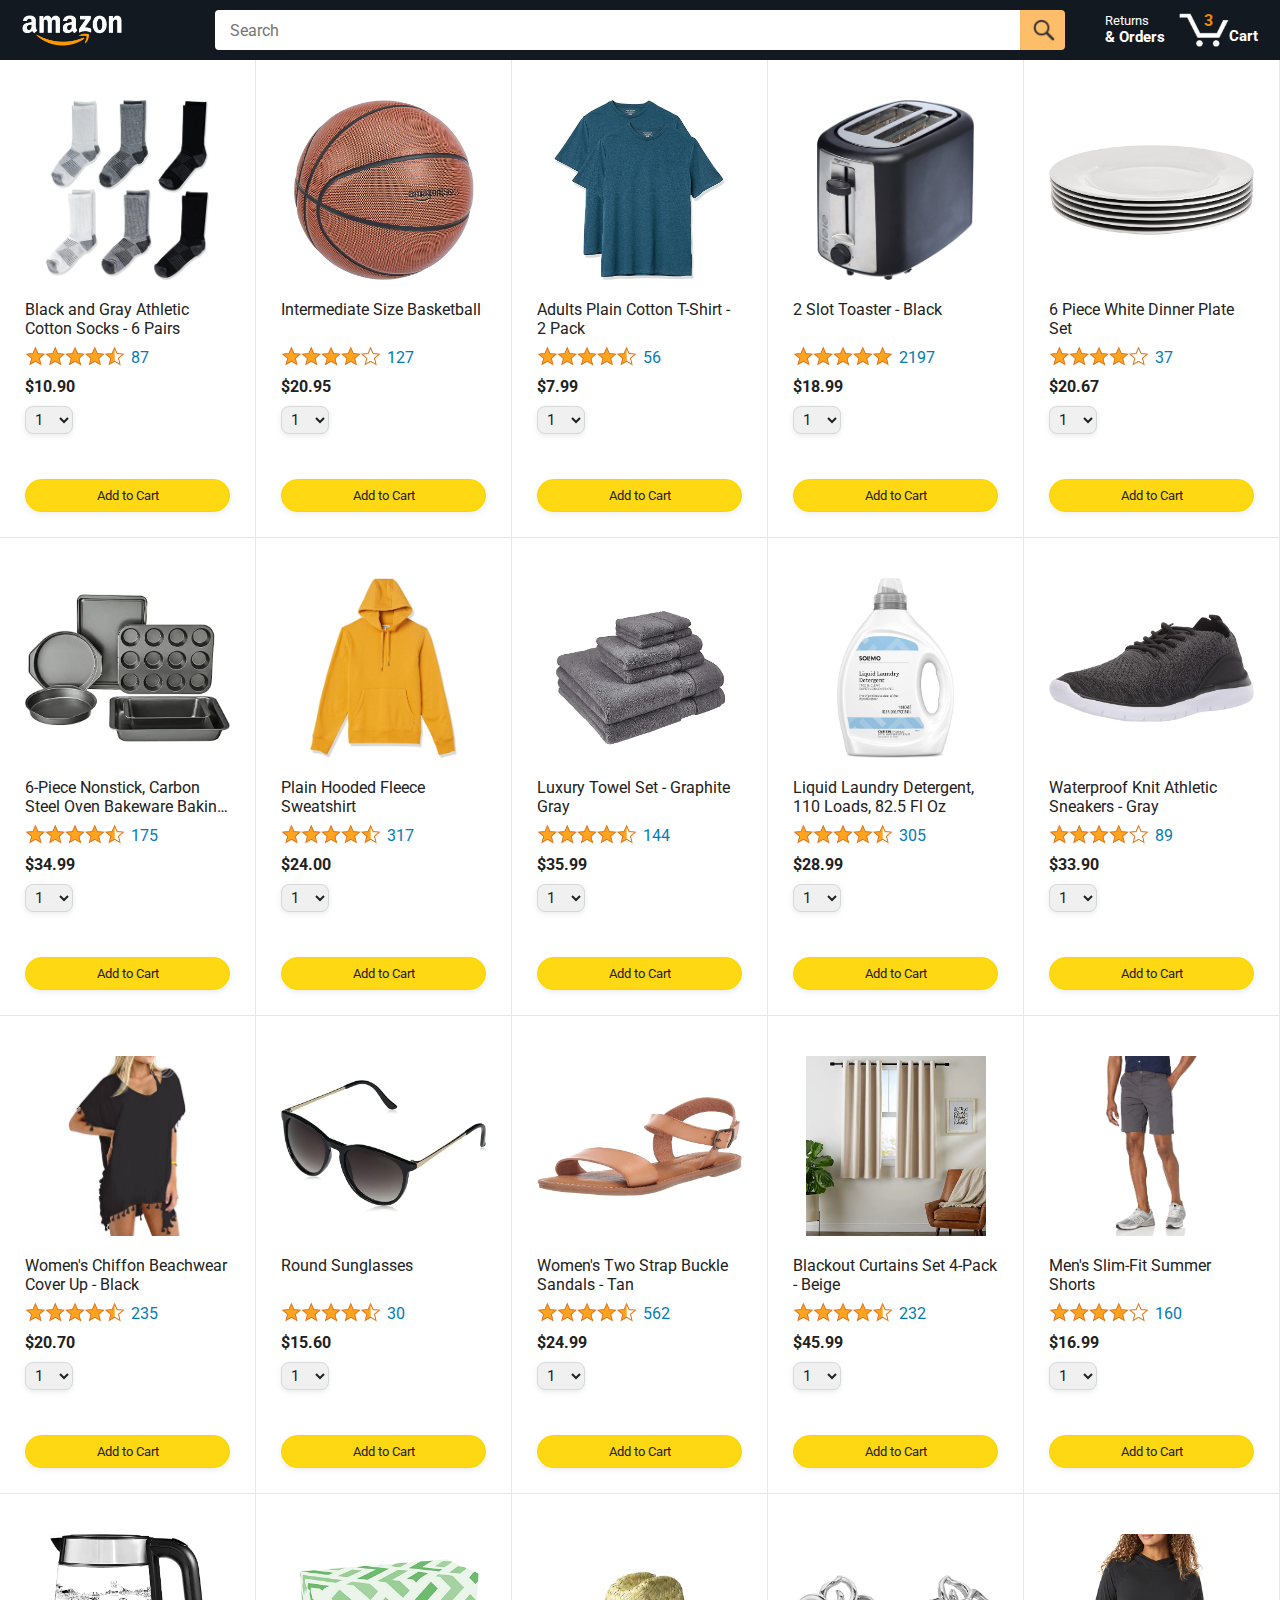
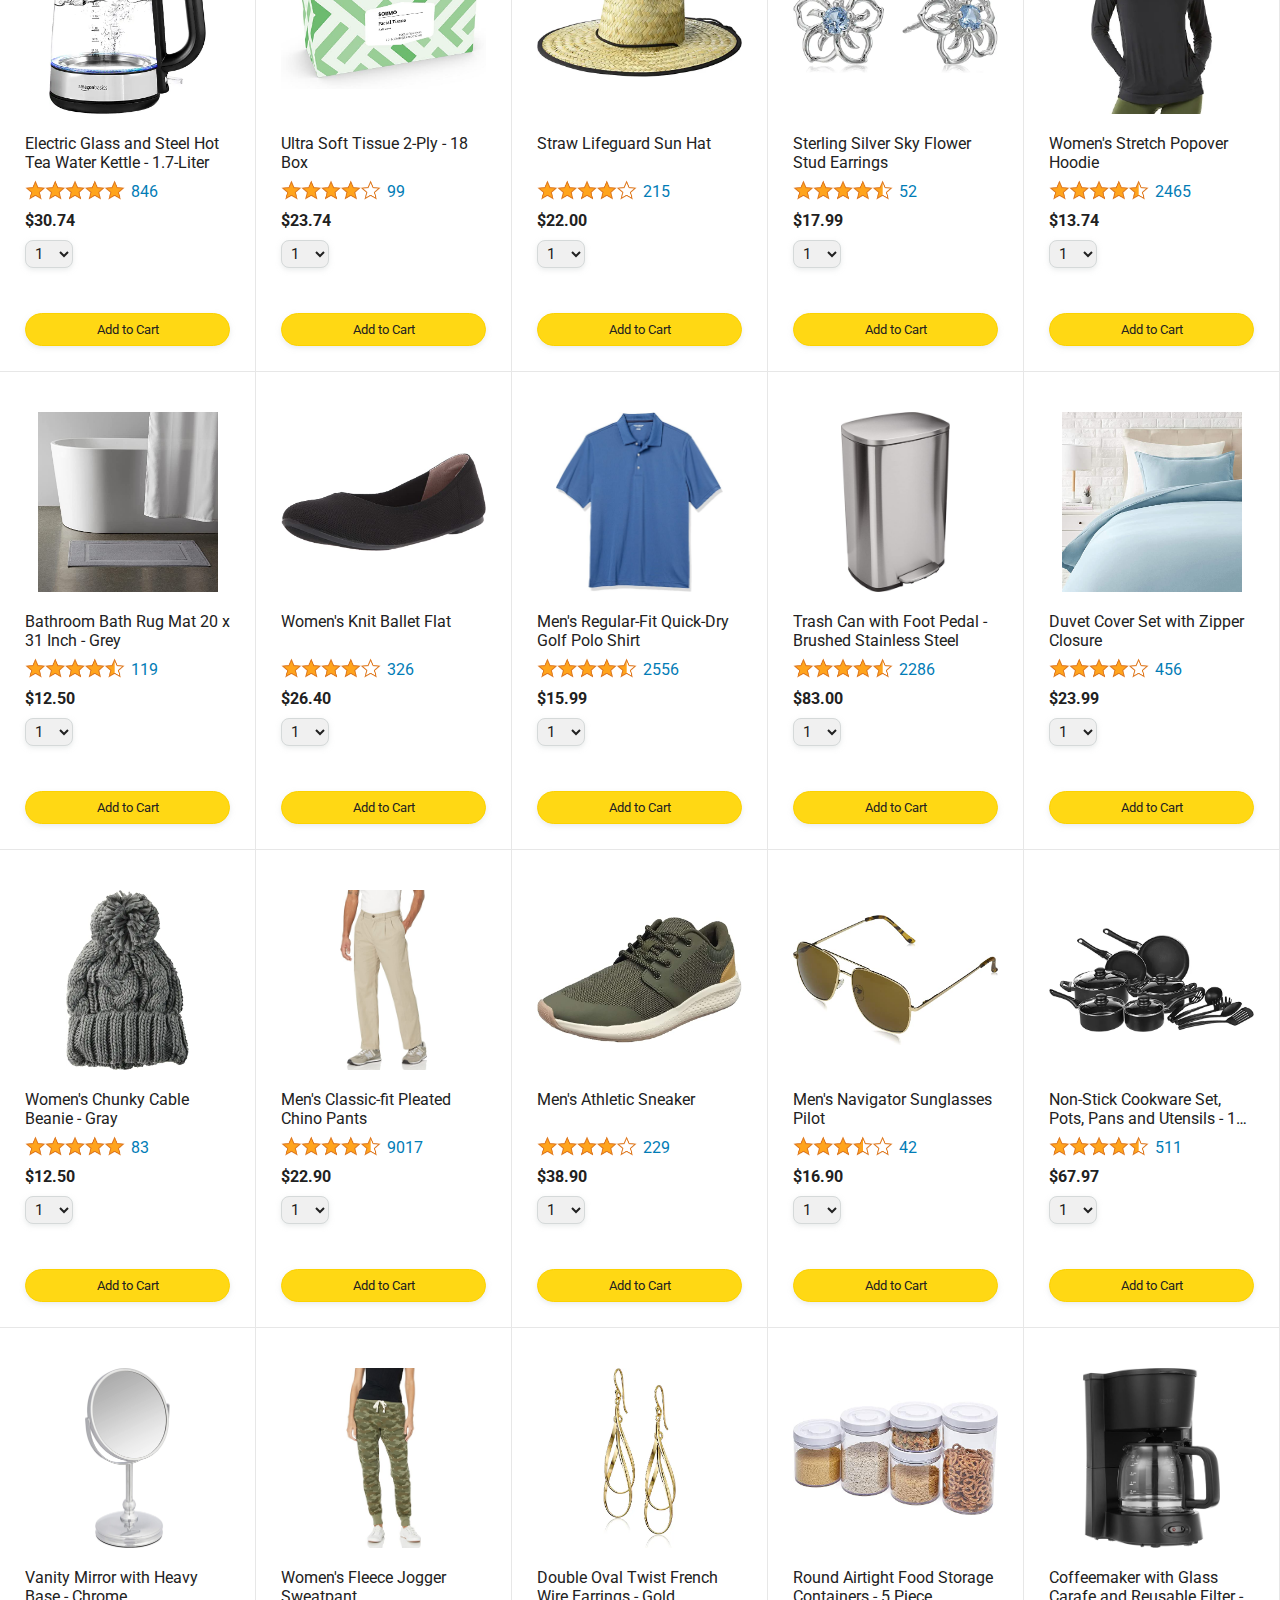
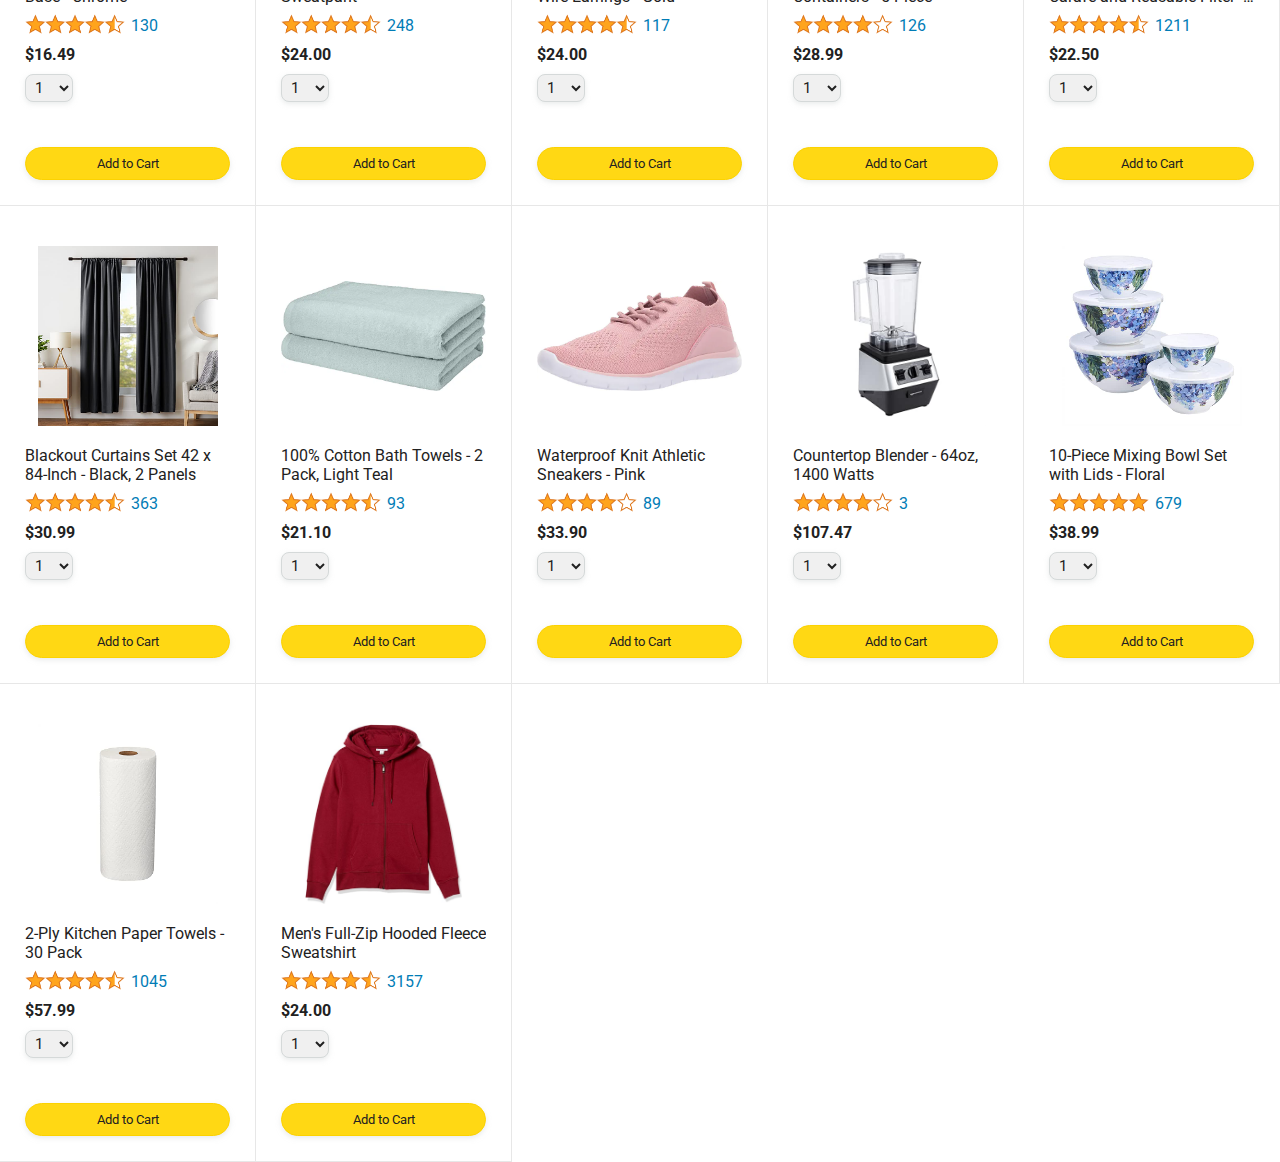
<file: index.html>
<!DOCTYPE html>
<html>
  <head>
    <title>Amazon Project</title>

    <!-- This code is needed for responsive design to work.
      (Responsive design = make the website look good on
      smaller screen sizes like a phone or a tablet). -->
    <meta name="viewport" content="width=device-width, initial-scale=1" />

    <!-- Load a font called Roboto from Google Fonts. -->
    <link rel="preconnect" href="https://fonts.googleapis.com" />
    <link rel="preconnect" href="https://fonts.gstatic.com" crossorigin />
    <link
      href="https://fonts.googleapis.com/css2?family=Roboto:wght@400;500;700&display=swap"
      rel="stylesheet"
    />

    <!-- Here are the CSS files for this page. -->
    <link rel="stylesheet" href="styles/shared/general.css" />
    <link rel="stylesheet" href="styles/shared/amazon-header.css" />
    <link rel="stylesheet" href="styles/pages/amazon.css" />
  </head>
  <body>
    <div class="amazon-header">
      <div class="amazon-header-left-section">
        <a href="amazon.html" class="header-link">
          <img class="amazon-logo" src="images/amazon-logo-white.png" />
          <img
            class="amazon-mobile-logo"
            src="images/amazon-mobile-logo-white.png"
          />
        </a>
      </div>

      <div class="amazon-header-middle-section">
        <input class="search-bar" type="text" placeholder="Search" />

        <button class="search-button">
          <img class="search-icon" src="images/icons/search-icon.png" />
        </button>
      </div>

      <div class="amazon-header-right-section">
        <a class="orders-link header-link" href="orders.html">
          <span class="returns-text">Returns</span>
          <span class="orders-text">& Orders</span>
        </a>

        <a class="cart-link header-link" href="checkout.html">
          <img class="cart-icon" src="images/icons/cart-icon.png" />
          <div class="cart-quantity js-cart-quantity"></div>
          <div class="cart-text">Cart</div>
        </a>
      </div>
    </div>

    <div class="main">
      <div class="products-grid js-products-grid"></div>
    </div>

  
    <script type="module" src="./scripts/amazon.js"></script>
  </body>
</html>
</file>
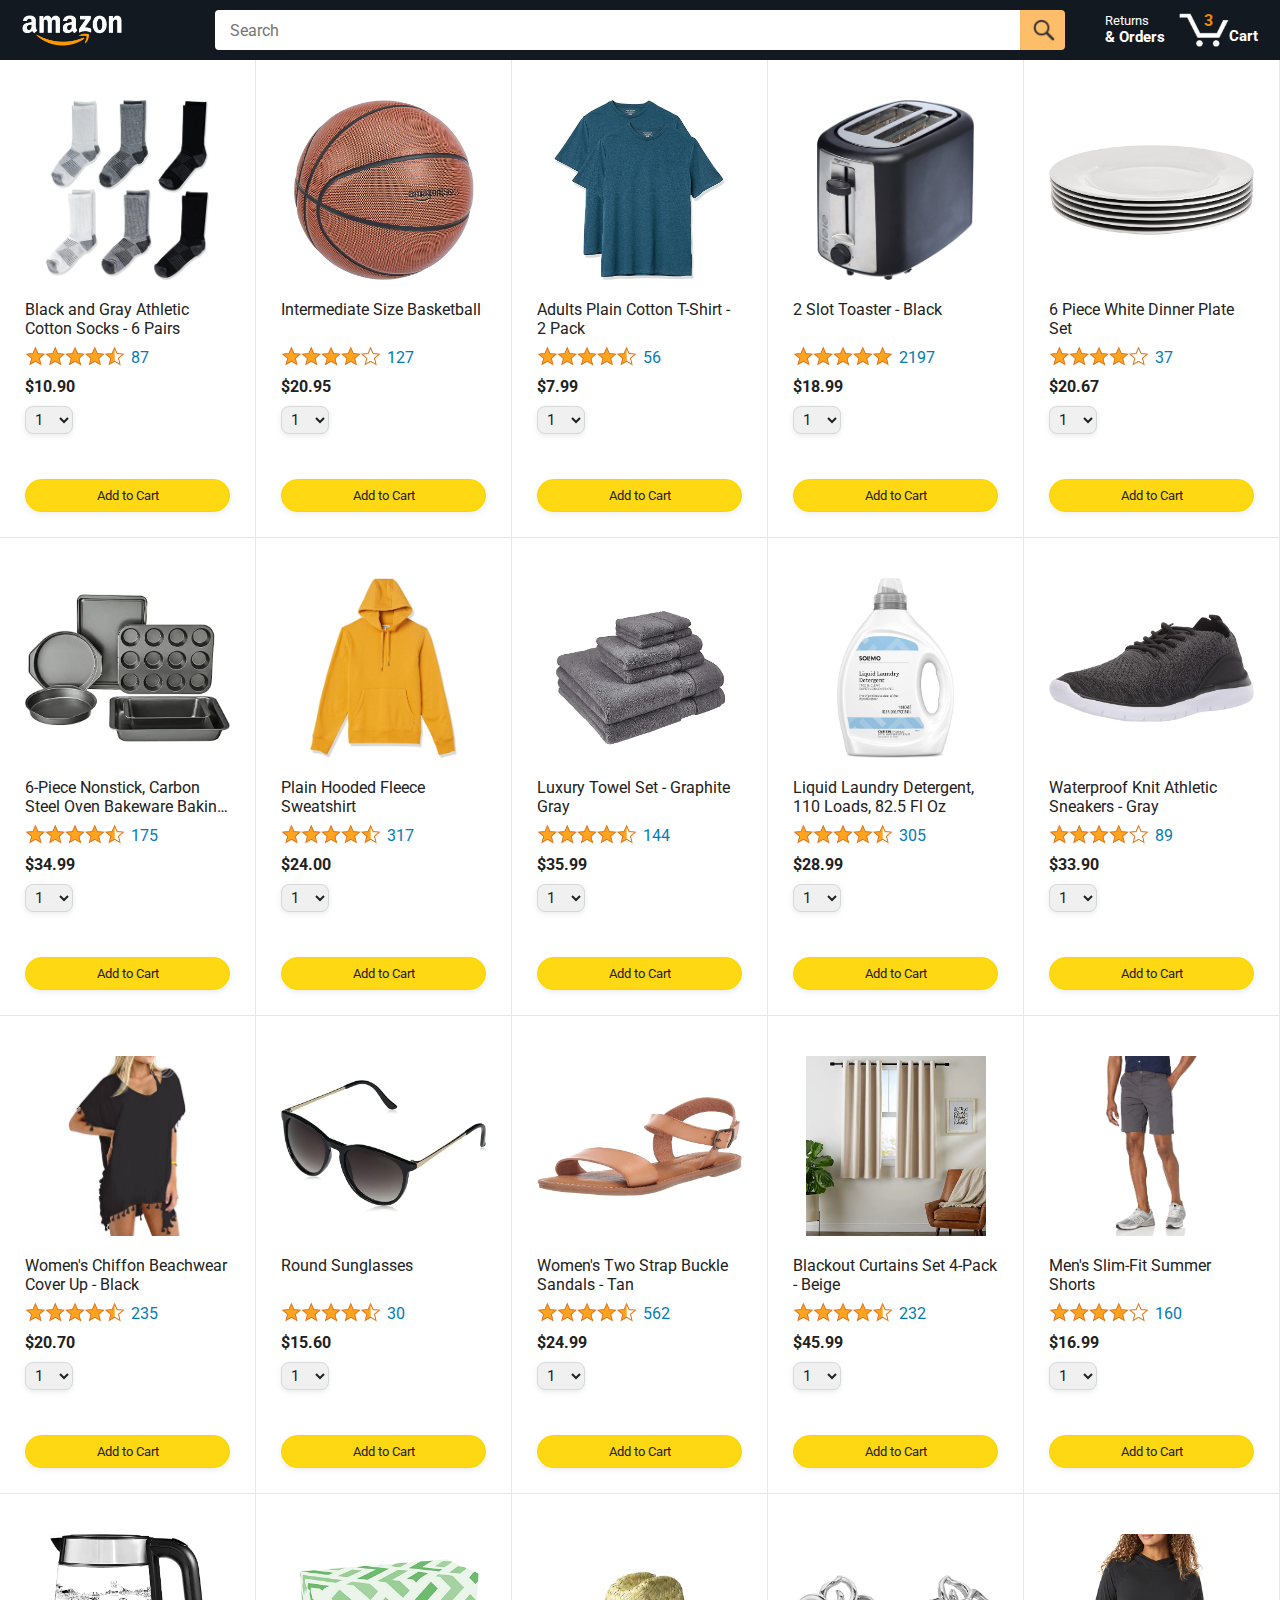
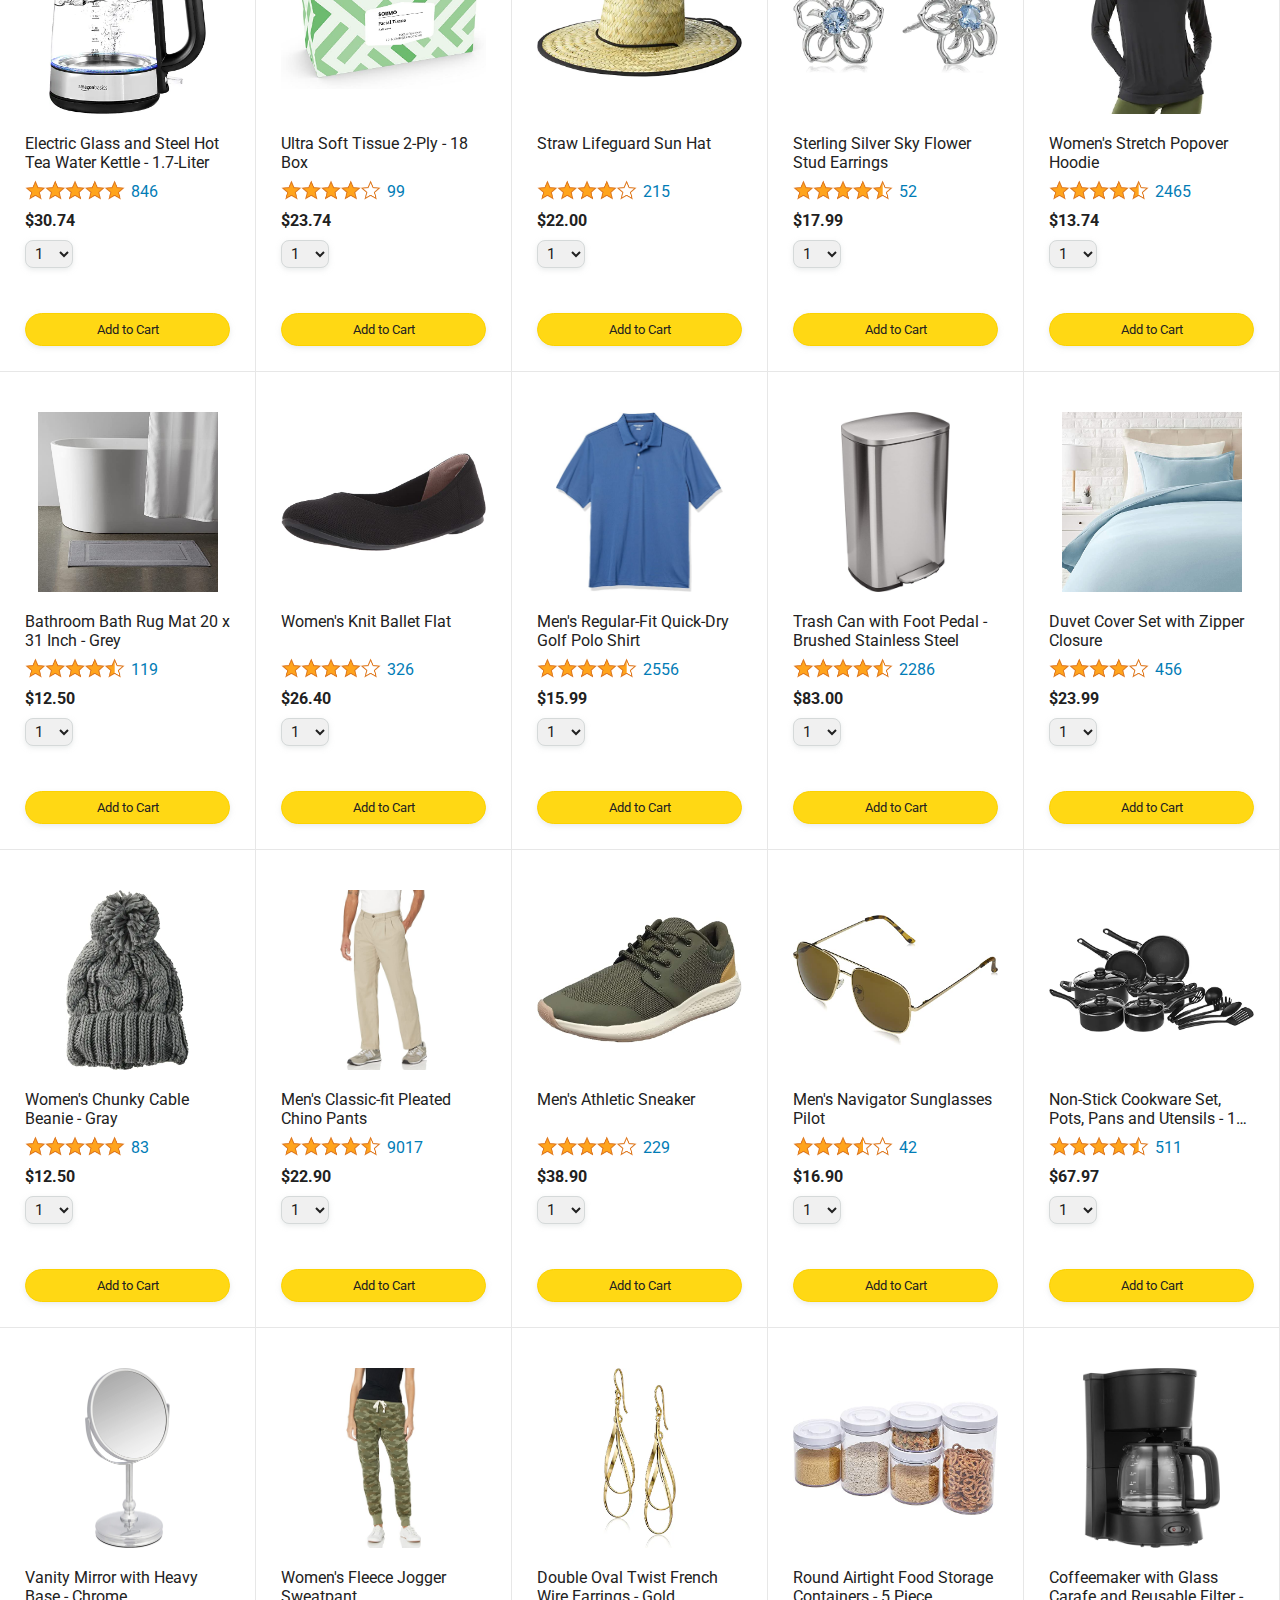
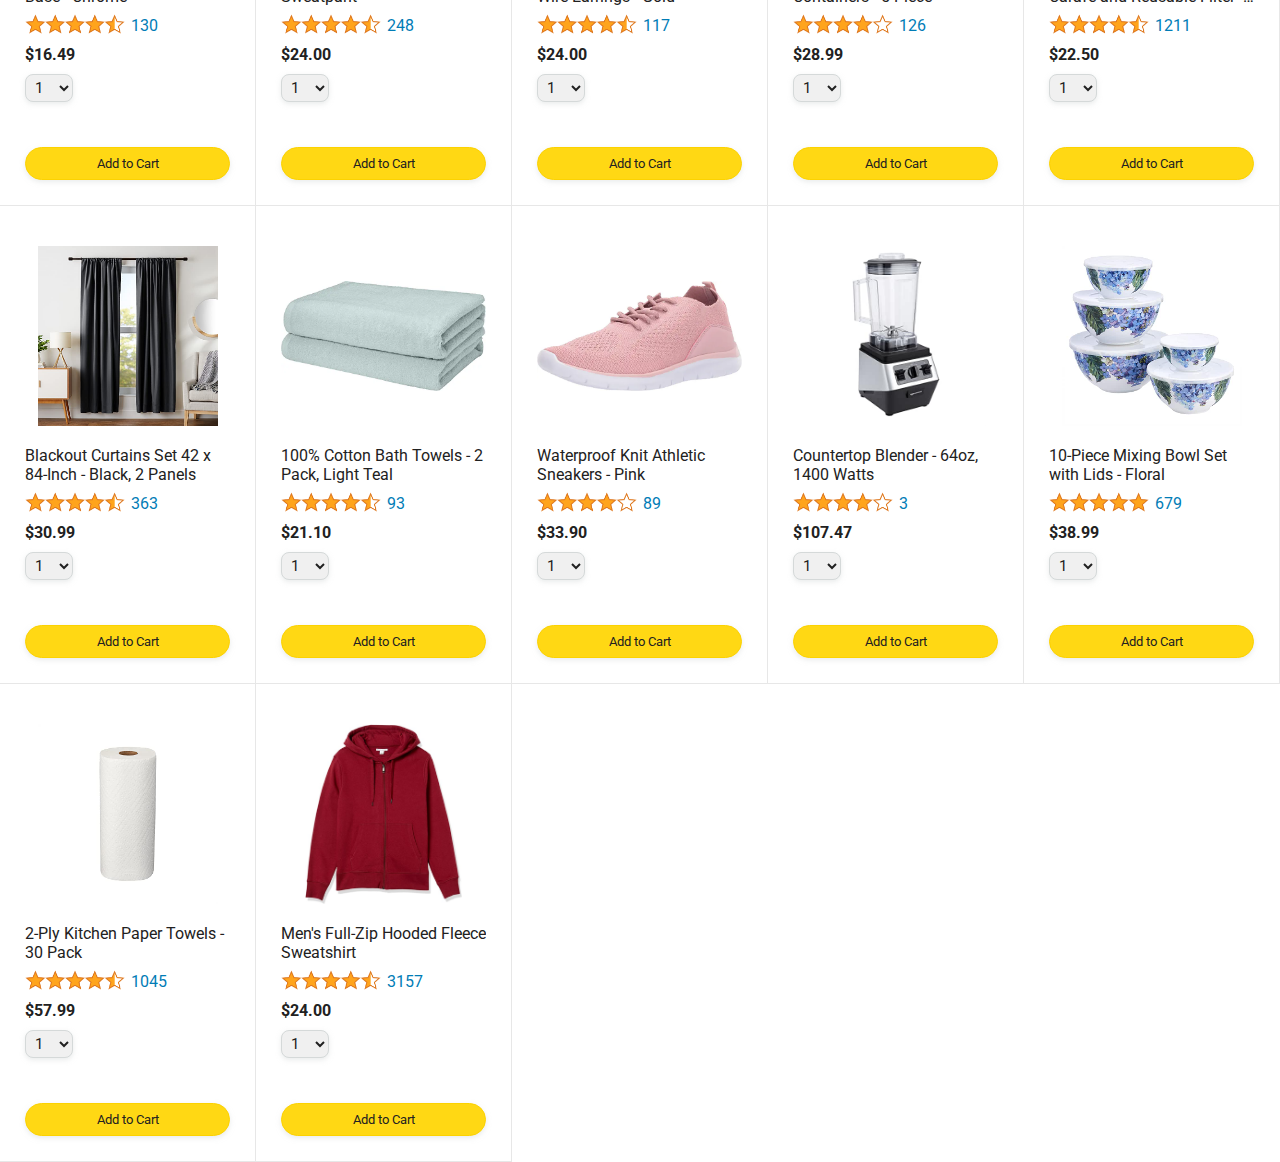
<file: amazon.html>
<!DOCTYPE html>
<html>
  <head>
    <title>Amazon Project</title>

    <!-- This code is needed for responsive design to work.
      (Responsive design = make the website look good on
      smaller screen sizes like a phone or a tablet). -->
    <meta name="viewport" content="width=device-width, initial-scale=1">

    <!-- Load a font called Roboto from Google Fonts. -->
    <link rel="preconnect" href="https://fonts.googleapis.com">
    <link rel="preconnect" href="https://fonts.gstatic.com" crossorigin>
    <link href="https://fonts.googleapis.com/css2?family=Roboto:wght@400;500;700&display=swap" rel="stylesheet">

    <!-- Here are the CSS files for this page. -->
    <link rel="stylesheet" href="styles/shared/general.css">
    <link rel="stylesheet" href="styles/shared/amazon-header.css">
    <link rel="stylesheet" href="styles/pages/amazon.css">
  </head>
  <body>
    <div class="amazon-header">
      <div class="amazon-header-left-section">
        <a href="amazon.html" class="header-link">
          <img class="amazon-logo"
            src="images/amazon-logo-white.png">
          <img class="amazon-mobile-logo"
            src="images/amazon-mobile-logo-white.png">
        </a>
      </div>

      <div class="amazon-header-middle-section">
        <input class="search-bar" type="text" placeholder="Search">

        <button class="search-button">
          <img class="search-icon" src="images/icons/search-icon.png">
        </button>
      </div>

      <div class="amazon-header-right-section">
        <a class="orders-link header-link" href="orders.html">
          <span class="returns-text">Returns</span>
          <span class="orders-text">& Orders</span>
        </a>

        <a class="cart-link header-link" href="checkout.html">
          <img class="cart-icon" src="images/icons/cart-icon.png">
          <div class="cart-quantity js-cart-quantity">0</div>
          <div class="cart-text">Cart</div>
        </a>
      </div>
    </div>

    <div class="main">
      <div class="products-grid js-products-grid">
      </div>
    </div>

    <script type="module" src="scripts/amazon.js"></script>
  </body>
</html>
</file>
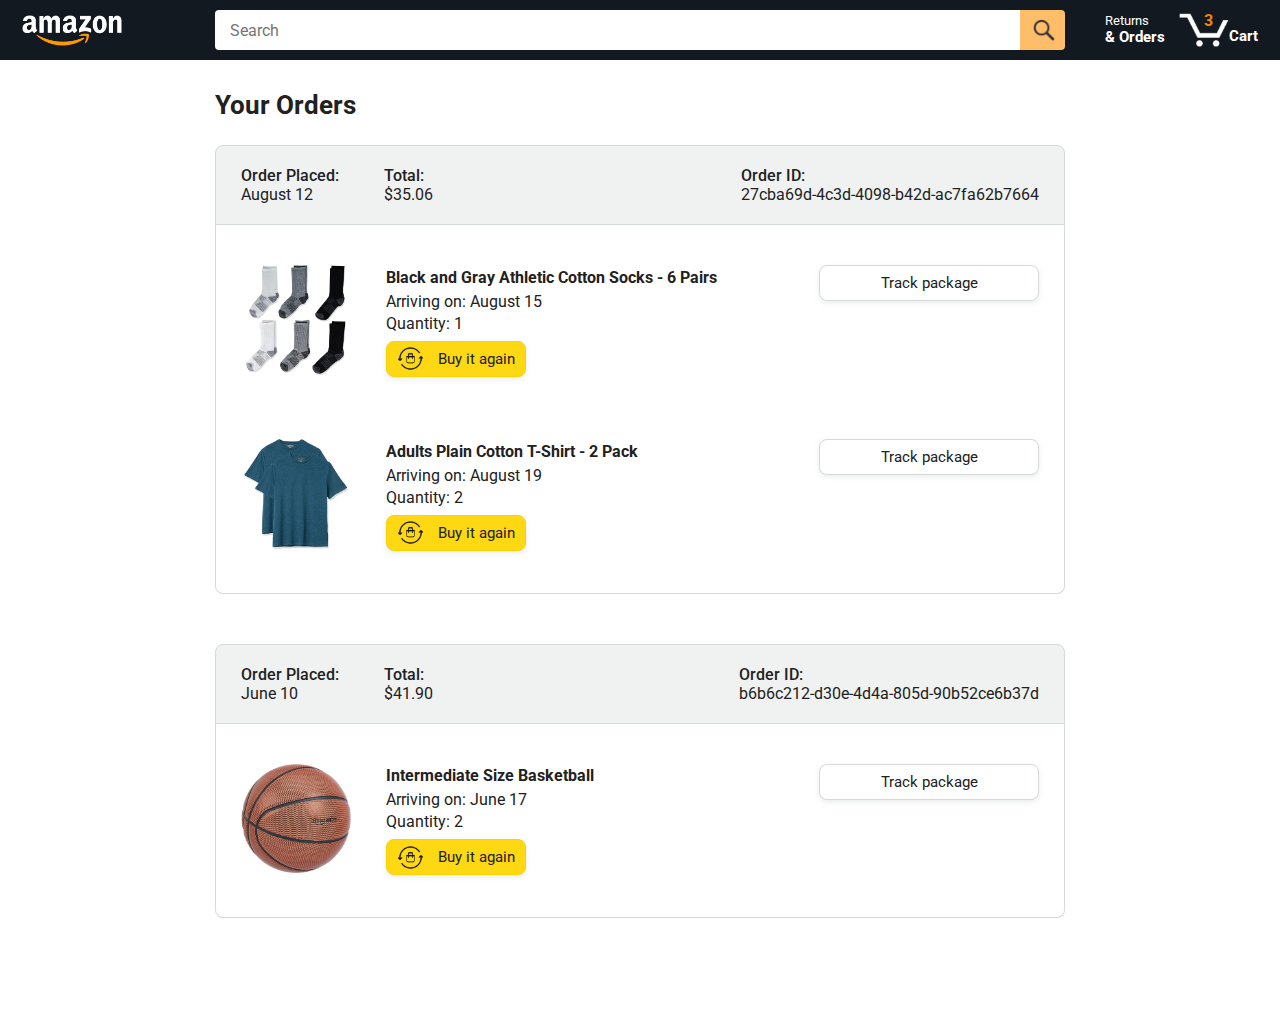
<file: orders.html>
<!DOCTYPE html>
<html>
  <head>
    <title>Orders</title>

    <!-- This code is needed for responsive design to work.
      (Responsive design = make the website look good on
      smaller screen sizes like a phone or a tablet). -->
    <meta name="viewport" content="width=device-width, initial-scale=1">

    <!-- Load a font called Roboto from Google Fonts. -->
    <link rel="preconnect" href="https://fonts.googleapis.com">
    <link rel="preconnect" href="https://fonts.gstatic.com" crossorigin>
    <link href="https://fonts.googleapis.com/css2?family=Roboto:wght@400;500;700&display=swap" rel="stylesheet">

    <!-- Here are the CSS files for this page. -->
    <link rel="stylesheet" href="styles/shared/general.css">
    <link rel="stylesheet" href="styles/shared/amazon-header.css">
    <link rel="stylesheet" href="styles/pages/orders.css">
  </head>
  <body>
    <div class="amazon-header">
      <div class="amazon-header-left-section">
        <a href="amazon.html" class="header-link">
          <img class="amazon-logo"
            src="images/amazon-logo-white.png">
          <img class="amazon-mobile-logo"
            src="images/amazon-mobile-logo-white.png">
        </a>
      </div>

      <div class="amazon-header-middle-section">
        <input class="search-bar" type="text" placeholder="Search">

        <button class="search-button">
          <img class="search-icon" src="images/icons/search-icon.png">
        </button>
      </div>

      <div class="amazon-header-right-section">
        <a class="orders-link header-link" href="orders.html">
          <span class="returns-text">Returns</span>
          <span class="orders-text">& Orders</span>
        </a>

        <a class="cart-link header-link" href="checkout.html">
          <img class="cart-icon" src="images/icons/cart-icon.png">
          <div class="cart-quantity">3</div>
          <div class="cart-text">Cart</div>
        </a>
      </div>
    </div>

    <div class="main">
      <div class="page-title">Your Orders</div>

      <div class="orders-grid">
        <div class="order-container">
          
          <div class="order-header">
            <div class="order-header-left-section">
              <div class="order-date">
                <div class="order-header-label">Order Placed:</div>
                <div>August 12</div>
              </div>
              <div class="order-total">
                <div class="order-header-label">Total:</div>
                <div>$35.06</div>
              </div>
            </div>

            <div class="order-header-right-section">
              <div class="order-header-label">Order ID:</div>
              <div>27cba69d-4c3d-4098-b42d-ac7fa62b7664</div>
            </div>
          </div>

          <div class="order-details-grid">
            <div class="product-image-container">
              <img src="images/products/athletic-cotton-socks-6-pairs.jpg">
            </div>

            <div class="product-details">
              <div class="product-name">
                Black and Gray Athletic Cotton Socks - 6 Pairs
              </div>
              <div class="product-delivery-date">
                Arriving on: August 15
              </div>
              <div class="product-quantity">
                Quantity: 1
              </div>
              <button class="buy-again-button button-primary">
                <img class="buy-again-icon" src="images/icons/buy-again.png">
                <span class="buy-again-message">Buy it again</span>
              </button>
            </div>

            <div class="product-actions">
              <a href="tracking.html">
                <button class="track-package-button button-secondary">
                  Track package
                </button>
              </a>
            </div>

            <div class="product-image-container">
              <img src="images/products/adults-plain-cotton-tshirt-2-pack-teal.jpg">
            </div>

            <div class="product-details">
              <div class="product-name">
                Adults Plain Cotton T-Shirt - 2 Pack
              </div>
              <div class="product-delivery-date">
                Arriving on: August 19
              </div>
              <div class="product-quantity">
                Quantity: 2
              </div>
              <button class="buy-again-button button-primary">
                <img class="buy-again-icon" src="images/icons/buy-again.png">
                <span class="buy-again-message">Buy it again</span>
              </button>
            </div>

            <div class="product-actions">
              <a href="tracking.html">
                <button class="track-package-button button-secondary">
                  Track package
                </button>
              </a>
            </div>
          </div>
        </div>

        <div class="order-container">

          <div class="order-header">
            <div class="order-header-left-section">
              <div class="order-date">
                <div class="order-header-label">Order Placed:</div>
                <div>June 10</div>
              </div>
              <div class="order-total">
                <div class="order-header-label">Total:</div>
                <div>$41.90</div>
              </div>
            </div>

            <div class="order-header-right-section">
              <div class="order-header-label">Order ID:</div>
              <div>b6b6c212-d30e-4d4a-805d-90b52ce6b37d</div>
            </div>
          </div>

          <div class="order-details-grid">
            <div class="product-image-container">
              <img src="images/products/intermediate-composite-basketball.jpg">
            </div>

            <div class="product-details">
              <div class="product-name">
                Intermediate Size Basketball
              </div>
              <div class="product-delivery-date">
                Arriving on: June 17
              </div>
              <div class="product-quantity">
                Quantity: 2
              </div>
              <button class="buy-again-button button-primary">
                <img class="buy-again-icon" src="images/icons/buy-again.png">
                <span class="buy-again-message">Buy it again</span>
              </button>
            </div>

            <div class="product-actions">
              <a href="tracking.html">
                <button class="track-package-button button-secondary">
                  Track package
                </button>
              </a>
            </div>
          </div>
        </div>
      </div>
    </div>
  </body>
</html>
</file>
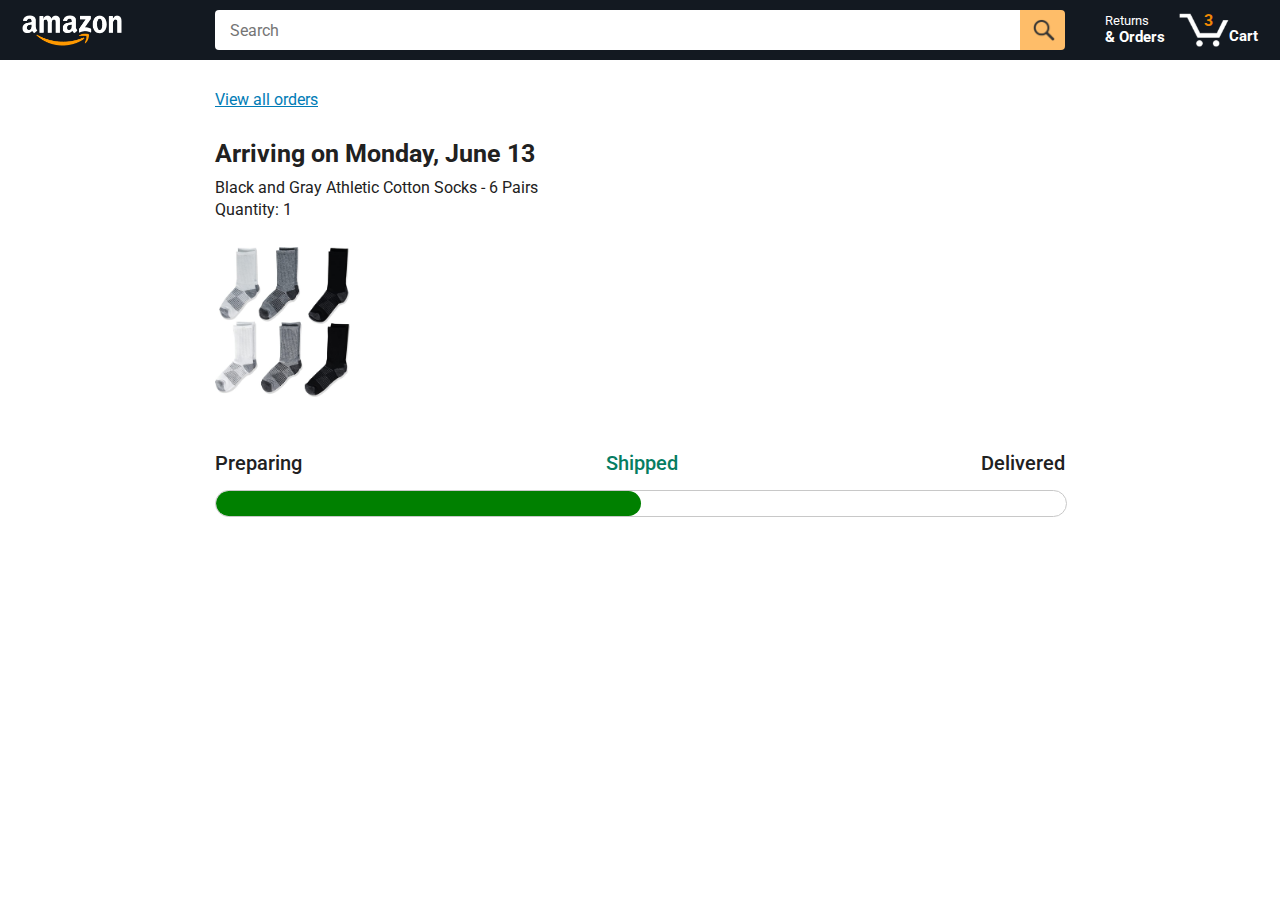
<file: tracking.html>
<!DOCTYPE html>
<html>
  <head>
    <title>Tracking</title>

    <!-- This code is needed for responsive design to work.
      (Responsive design = make the website look good on
      smaller screen sizes like a phone or a tablet). -->
    <meta name="viewport" content="width=device-width, initial-scale=1">

    <!-- Load a font called Roboto from Google Fonts. -->
    <link rel="preconnect" href="https://fonts.googleapis.com">
    <link rel="preconnect" href="https://fonts.gstatic.com" crossorigin>
    <link href="https://fonts.googleapis.com/css2?family=Roboto:wght@400;500;700&display=swap" rel="stylesheet">

    <!-- Here are the CSS files for this page. -->
    <link rel="stylesheet" href="styles/shared/general.css">
    <link rel="stylesheet" href="styles/shared/amazon-header.css">
    <link rel="stylesheet" href="styles/pages/tracking.css">
  </head>
  <body>
    <div class="amazon-header">
      <div class="amazon-header-left-section">
        <a href="amazon.html" class="header-link">
          <img class="amazon-logo"
            src="images/amazon-logo-white.png">
          <img class="amazon-mobile-logo"
            src="images/amazon-mobile-logo-white.png">
        </a>
      </div>

      <div class="amazon-header-middle-section">
        <input class="search-bar" type="text" placeholder="Search">

        <button class="search-button">
          <img class="search-icon" src="images/icons/search-icon.png">
        </button>
      </div>

      <div class="amazon-header-right-section">
        <a class="orders-link header-link" href="orders.html">
          <span class="returns-text">Returns</span>
          <span class="orders-text">& Orders</span>
        </a>

        <a class="cart-link header-link" href="checkout.html">
          <img class="cart-icon" src="images/icons/cart-icon.png">
          <div class="cart-quantity">3</div>
          <div class="cart-text">Cart</div>
        </a>
      </div>
    </div>

    <div class="main">
      <div class="order-tracking">
        <a class="back-to-orders-link link-primary" href="orders.html">
          View all orders
        </a>

        <div class="delivery-date">
          Arriving on Monday, June 13
        </div>

        <div class="product-info">
          Black and Gray Athletic Cotton Socks - 6 Pairs
        </div>

        <div class="product-info">
          Quantity: 1
        </div>

        <img class="product-image" src="images/products/athletic-cotton-socks-6-pairs.jpg">

        <div class="progress-labels-container">
          <div class="progress-label">
            Preparing
          </div>
          <div class="progress-label current-status">
            Shipped
          </div>
          <div class="progress-label">
            Delivered
          </div>
        </div>

        <div class="progress-bar-container">
          <div class="progress-bar"></div>
        </div>
      </div>
    </div>
  </body>
</html>
</file>
<file: styles/shared/general.css>
body {
  font-family: Roboto, Arial;
  color: rgb(33, 33, 33);
  /* The <body> element has a default margin of 8px
     on all sides. This removes the default margins. */
  margin: 0;
}

/* <p> elements have a default margin on the top
   and bottom. This removes the default margins. */
p {
  margin: 0;
}

button {
  cursor: pointer;
}

select {
  cursor: pointer;
}

input, select, button {
  font-family: Roboto, Arial;
}

.button-primary {
  color: rgb(33, 33, 33);
  background-color: rgb(255, 216, 20);
  border: 1px solid rgb(252, 210, 0);
  border-radius: 8px;
  cursor: pointer;
  box-shadow: 0 2px 5px rgba(213, 217, 217, 0.5);
}

.button-primary:hover {
  background-color: rgb(247, 202, 0);
  border: 1px solid rgb(242, 194, 0);
}

.button-primary:active {
  background: rgb(255, 216, 20);
  border-color: rgb(252, 210, 0);
  box-shadow: none;
}

.button-secondary {
  color: rgb(33, 33, 33);
  background: white;
  border: 1px solid rgb(213, 217, 217);
  border-radius: 8px;
  cursor: pointer;
  box-shadow: 0 2px 5px rgba(213, 217, 217, 0.5);
}

.button-secondary:hover {
  background-color: rgb(247, 250, 250);
}

.button-secondary:active {
  background-color: rgb(237, 253, 255);
  box-shadow: none;
}

/* These styles will limit text to 2 lines. Anything
   beyond 2 lines will be replaced with "..."
   You can find this code by using an A.I. tool or by
   searching in Google.
   https://css-tricks.com/almanac/properties/l/line-clamp/ */
.limit-text-to-2-lines {
  display: -webkit-box;
  -webkit-line-clamp: 2;
  -webkit-box-orient: vertical;
  overflow: hidden;
}

.link-primary {
  color: rgb(1, 124, 182);
  cursor: pointer;
}

.link-primary:hover {
  color: rgb(196, 80, 0);
}

/* Styles for dropdown selectors. */
select {
  color: rgb(33, 33, 33);
  background-color: rgb(240, 240, 240);
  border: 1px solid rgb(213, 217, 217);
  border-radius: 8px;
  padding: 3px 5px;
  font-size: 15px;
  cursor: pointer;
  box-shadow: 0 2px 5px rgba(213, 217, 217, 0.5);
}

select:focus,
input:focus {
  outline: 2px solid rgb(255, 153, 0);
}
</file>
<file: styles/shared/amazon-header.css>
.amazon-header {
  background-color: rgb(19, 25, 33);
  color: white;
  padding-left: 15px;
  padding-right: 15px;

  display: flex;
  align-items: center;
  justify-content: space-between;

  position: fixed;
  top: 0;
  left: 0;
  right: 0;
  height: 60px;
}

.amazon-header-left-section {
  width: 180px;
}

@media (max-width: 800px) {
  .amazon-header-left-section {
    width: unset;
  }
}

.header-link {
  display: inline-block;
  padding: 6px;
  border-radius: 2px;
  cursor: pointer;
  text-decoration: none;
  border: 1px solid rgba(0, 0, 0, 0);
}

.header-link:hover {
  border: 1px solid white;
}

.amazon-logo {
  width: 100px;
  margin-top: 5px;
}

.amazon-mobile-logo {
  display: none;
}

@media (max-width: 575px) {
  .amazon-logo {
    display: none;
  }

  .amazon-mobile-logo {
    display: block;
    height: 35px;
    margin-top: 5px;
  }
}

.amazon-header-middle-section {
  flex: 1;
  max-width: 850px;
  margin-left: 10px;
  margin-right: 10px;
  display: flex;
}

.search-bar {
  flex: 1;
  width: 0;
  font-size: 16px;
  height: 38px;
  padding-left: 15px;
  border: none;
  border-top-left-radius: 4px;
  border-bottom-left-radius: 4px;
  border-top-right-radius: 0;
  border-bottom-right-radius: 0;
}

.search-button {
  background-color: rgb(254, 189, 105);
  border: none;
  width: 45px;
  height: 40px;
  border-top-right-radius: 4px;
  border-bottom-right-radius: 4px;
  flex-shrink: 0;
}

.search-icon {
  height: 22px;
  margin-left: 2px;
  margin-top: 3px;
}

.amazon-header-right-section {
  width: 180px;
  flex-shrink: 0;
  display: flex;
  justify-content: end;
}

.orders-link {
  color: white;
}

.returns-text {
  display: block;
  font-size: 13px;
}

.orders-text {
  display: block;
  font-size: 15px;
  font-weight: 700;
}

.cart-link {
  color: white;
  display: flex;
  align-items: center;
  position: relative;
}

.cart-icon {
  width: 50px;
}

.cart-text {
  margin-top: 12px;
  font-size: 15px;
  font-weight: 700;
}

.cart-quantity {
  color: rgb(240, 136, 4);
  font-size: 16px;
  font-weight: 700;

  position: absolute;
  top: 4px;
  left: 22px;
  
  width: 26px;
  text-align: center;
}
</file>
<file: styles/pages/amazon.css>
.main {
  margin-top: 60px;
}

.products-grid {
  display: grid;

  /* - In CSS Grid, 1fr means a column will take up the
       remaining space in the grid.
     - If we write 1fr 1fr ... 1fr; 8 times, this will
       divide the grid into 8 columns, each taking up an
       equal amount of the space.
     - repeat(8, 1fr); is a shortcut for repeating "1fr"
       8 times (instead of typing out "1fr" 8 times).
       repeat(...) is a special property that works with
       display: grid; */
  grid-template-columns: repeat(8, 1fr);
}

/* @media is used to create responsive design (making the
   website look good on any screen size). This @media
   means when the screen width is 2000px or less, we
   will divide the grid into 7 columns instead of 8. */
@media (max-width: 2000px) {
  .products-grid {
    grid-template-columns: repeat(7, 1fr);
  }
}

/* This @media means when the screen width is 1600px or
   less, we will divide the grid into 6 columns. */
@media (max-width: 1600px) {
  .products-grid {
    grid-template-columns: repeat(6, 1fr);
  }
}

@media (max-width: 1300px) {
  .products-grid {
    grid-template-columns: repeat(5, 1fr);
  }
}

@media (max-width: 1000px) {
  .products-grid {
    grid-template-columns: repeat(4, 1fr);
  }
}

@media (max-width: 800px) {
  .products-grid {
    grid-template-columns: repeat(3, 1fr);
  }
}

@media (max-width: 575px) {
  .products-grid {
    grid-template-columns: repeat(2, 1fr);
  }
}

@media (max-width: 450px) {
  .products-grid {
    grid-template-columns: 1fr;
  }
}

.product-container {
  padding-top: 40px;
  padding-bottom: 25px;
  padding-left: 25px;
  padding-right: 25px;

  border-right: 1px solid rgb(231, 231, 231);
  border-bottom: 1px solid rgb(231, 231, 231);

  display: flex;
  flex-direction: column;
}

.product-image-container {
  display: flex;
  justify-content: center;
  align-items: center;

  height: 180px;
  margin-bottom: 20px;
}

.product-image {
  /* Images will overflow their container by default. To
    prevent this, we set max-width and max-height to 100%
    so they stay inside their container. */
  max-width: 100%;
  max-height: 100%;
}

.product-name {
  height: 40px;
  margin-bottom: 5px;
}

.product-rating-container {
  display: flex;
  align-items: center;
  margin-bottom: 10px;
}

.product-rating-stars {
  width: 100px;
  margin-right: 6px;
}

.product-rating-count {
  color: rgb(1, 124, 182);
  cursor: pointer;
  margin-top: 3px;
}

.product-price {
  font-weight: 700;
  margin-bottom: 10px;
}

.product-quantity-container {
  margin-bottom: 17px;
}

.product-spacer {
  flex: 1;
}

.added-to-cart {
  color: rgb(6, 125, 98);
  font-size: 16px;

  display: flex;
  align-items: center;
  margin-bottom: 8px;

  /* At first, the "Added to cart" message will
     be invisible. Use JavaScript to change the
     opacity and make it visible. */
  opacity: 0;
}

.added-to-cart img {
  height: 20px;
  margin-right: 5px;
}

.add-to-cart-button {
  width: 100%;
  padding: 8px;
  border-radius: 50px;
}
</file>
<file: styles/pages/orders.css>
.main {
  max-width: 850px;
  margin-top: 90px;
  margin-bottom: 100px;
  padding-left: 20px;
  padding-right: 20px;

  /* margin-left: auto;
     margin-right auto;
     Is a trick for centering an element horizontally
     without needing a container. */
  margin-left: auto;
  margin-right: auto;
}

.page-title {
  font-weight: 700;
  font-size: 26px;
  margin-bottom: 25px;
}

.orders-grid {
  display: grid;
  grid-template-columns: 1fr;
  row-gap: 50px;
}

.order-header {
  background-color: rgb(240, 242, 242);
  border: 1px solid rgb(213, 217, 217);

  display: flex;
  align-items: center;
  justify-content: space-between;

  padding: 20px 25px;
  border-top-left-radius: 8px;
  border-top-right-radius: 8px;
}

.order-header-left-section {
  display: flex;
  flex-shrink: 0;
}

.order-header-label {
  font-weight: 500;
}

.order-date,
.order-total {
  margin-right: 45px;
}

.order-header-right-section {
  flex-shrink: 1;
}

@media (max-width: 575px) {
  .order-header {
    flex-direction: column;
    align-items: start;
    line-height: 23px;
    padding: 15px;
  }

  .order-header-left-section {
    flex-direction: column;
  }

  .order-header-label {
    margin-right: 5px;
  }

  .order-date,
  .order-total {
    display: grid;
    grid-template-columns: auto 1fr;
    margin-right: 0;
  }

  .order-header-right-section {
    display: grid;
    grid-template-columns: auto 1fr;
  }
}

.order-details-grid {
  padding: 40px 25px;
  border: 1px solid rgb(213, 217, 217);
  border-top: none;
  border-bottom-left-radius: 8px;
  border-bottom-right-radius: 8px;

  display: grid;
  grid-template-columns: 110px 1fr 220px;
  column-gap: 35px;
  row-gap: 60px;
  align-items: center;
}

@media (max-width: 800px) {
  .order-details-grid {
    grid-template-columns: 110px 1fr;
    row-gap: 0;
    padding-bottom: 8px;
  }
}

@media (max-width: 450px) {
  .order-details-grid {
    grid-template-columns: 1fr;
  }
}

.product-image-container {
  text-align: center;
}

.product-image-container img {
  max-width: 110px;
  max-height: 110px;
}

.product-name {
  font-weight: 700;
  margin-bottom: 5px;
}

.product-delivery-date {
  margin-bottom: 3px;
}

.product-quantity {
  margin-bottom: 8px;
}

.buy-again-button {
  font-size: 15px;
  width: 140px;
  height: 36px;
  border-radius: 8px;

  display: flex;
  align-items: center;
  justify-content: center;
}

.buy-again-icon {
  width: 25px;
  margin-right: 15px;
}

.product-actions {
  align-self: start;
}

.track-package-button {
  width: 100%;
  font-size: 15px;
  padding: 8px;
}

@media (max-width: 800px) {
  .buy-again-button {
    margin-bottom: 10px;
  }

  .product-actions {
    /* grid-column: 2 means this element will be placed
       in column 2 in the grid. (Normally, the column that
       an element is placed in is determined by the order
       of the elements in the HTML. grid-column overrides
       this default ordering). */
    grid-column: 2;
    margin-bottom: 30px;
  }

  .track-package-button {
    width: 140px;
  }
}

@media (max-width: 450px) {
  .product-image-container {
    text-align: center;
    margin-bottom: 25px;
  }

  .product-image-container img {
    max-width: 150px;
    max-height: 150px;
  }

  .product-name {
    margin-bottom: 10px;
  }

  .product-quantity {
    margin-bottom: 15px;
  }

  .buy-again-button {
    width: 100%;
    margin-bottom: 15px;
  }

  .product-actions {
    /* grid-column: auto; undos grid-column: 2; from above.
       This element will now be placed in its normal column
       in the grid. */
    grid-column: auto;
    margin-bottom: 70px;
  }

  .track-package-button {
    width: 100%;
    padding: 12px;
  }
}
</file>
<file: styles/pages/tracking.css>
.main {
  max-width: 850px;
  margin-top: 90px;
  margin-bottom: 100px;
  padding-left: 30px;
  padding-right: 30px;

  /* margin-left: auto;
     margin-right auto;
     Is a trick for centering an element horizontally
     without needing a container. */
  margin-left: auto;
  margin-right: auto;
}

.back-to-orders-link {
  display: inline-block;
  margin-bottom: 30px;
}

.delivery-date {
  font-size: 25px;
  font-weight: 700;
  margin-bottom: 10px;
}

.product-info {
  margin-bottom: 3px;
}

.product-image {
  max-width: 150px;
  max-height: 150px;
  margin-top: 25px;
  margin-bottom: 50px;
}

.progress-labels-container {
  display: flex;
  justify-content: space-between;
  font-size: 20px;
  font-weight: 500;
  margin-bottom: 15px;
}

.current-status {
  color: rgb(6, 125, 98);
}

@media (max-width: 575px) {
  .progress-labels-container {
    font-size: 16px;
  }
}

@media (max-width: 450px) {
  .progress-labels-container {
    flex-direction: column;
    margin-bottom: 5px;
  }

  .progress-label {
    margin-bottom: 3px;
  }
}

.progress-bar-container {
  height: 25px;
  width: 100%;

  border: 1px solid rgb(200, 200, 200);
  border-radius: 50px;
  overflow: hidden;
}

.progress-bar {
  height: 100%;
  background-color: green;
  border-radius: 50px;
  width: 50%;
}
</file>
